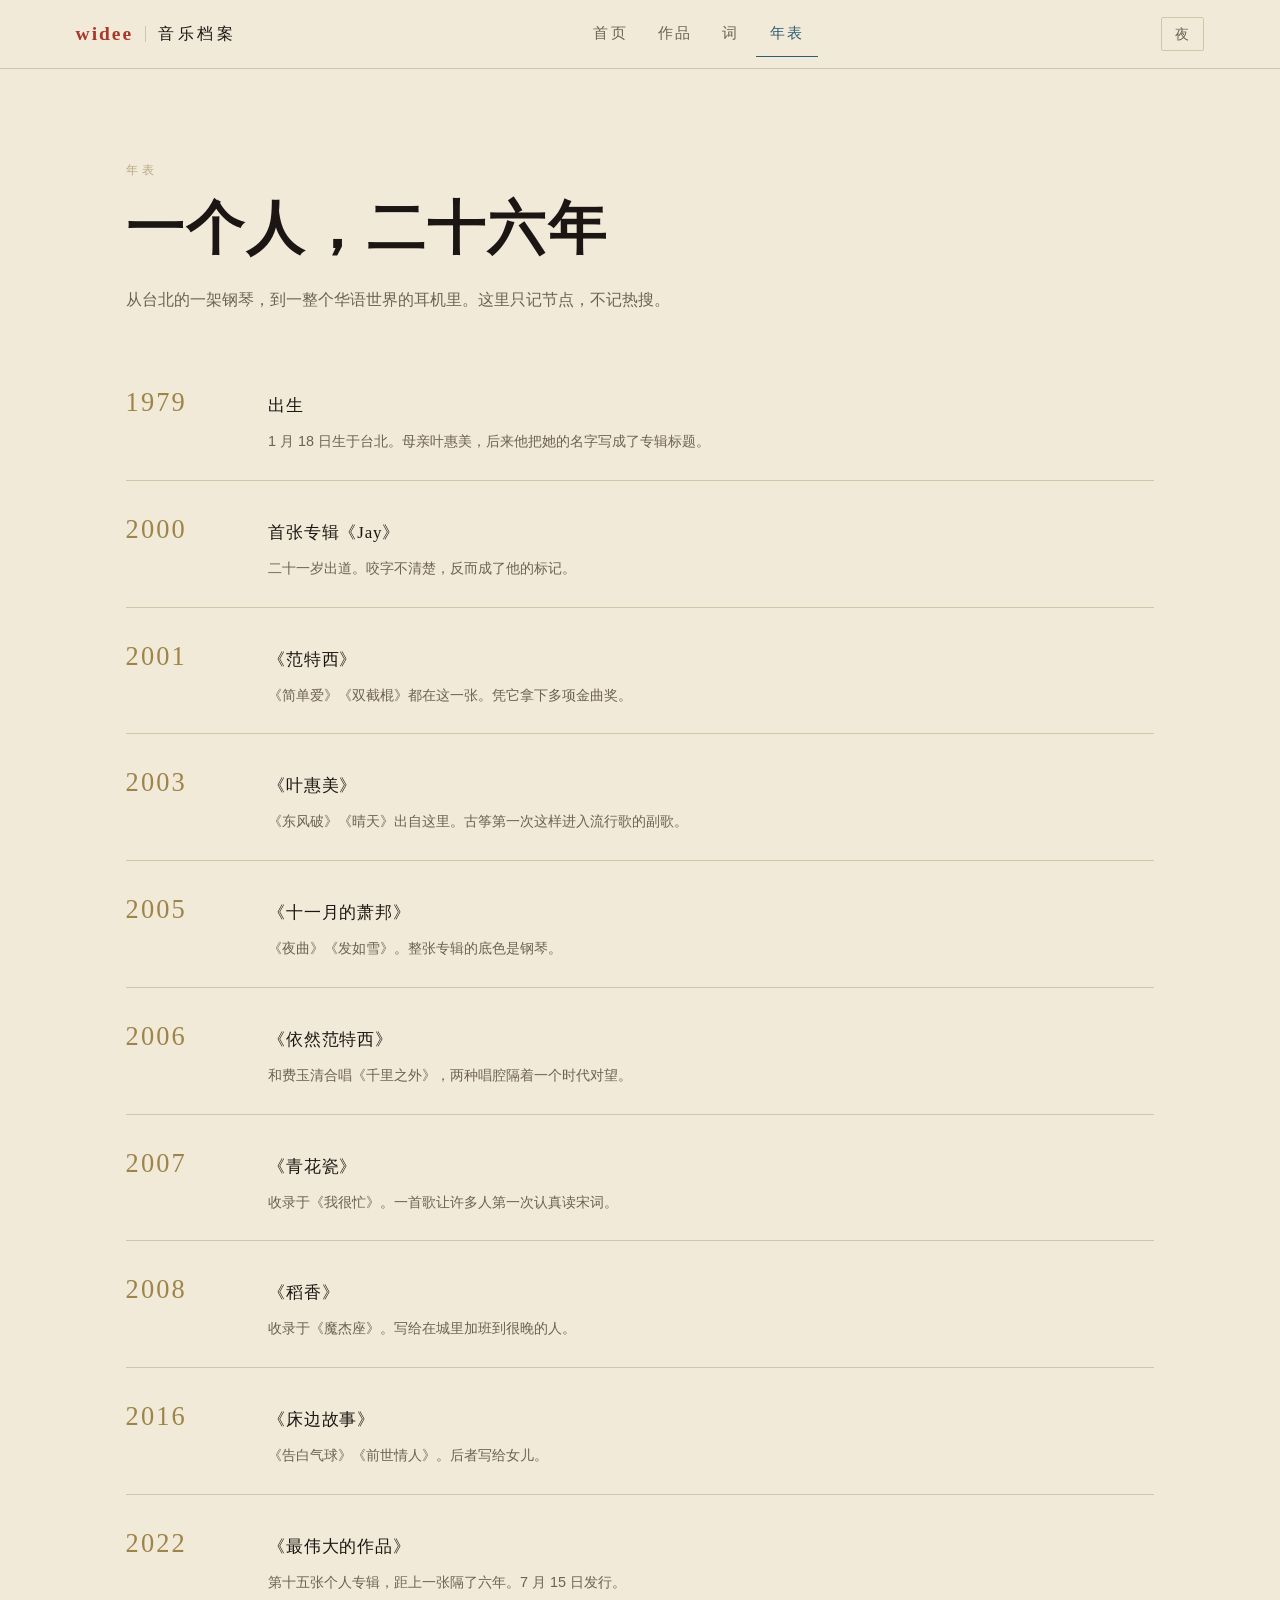
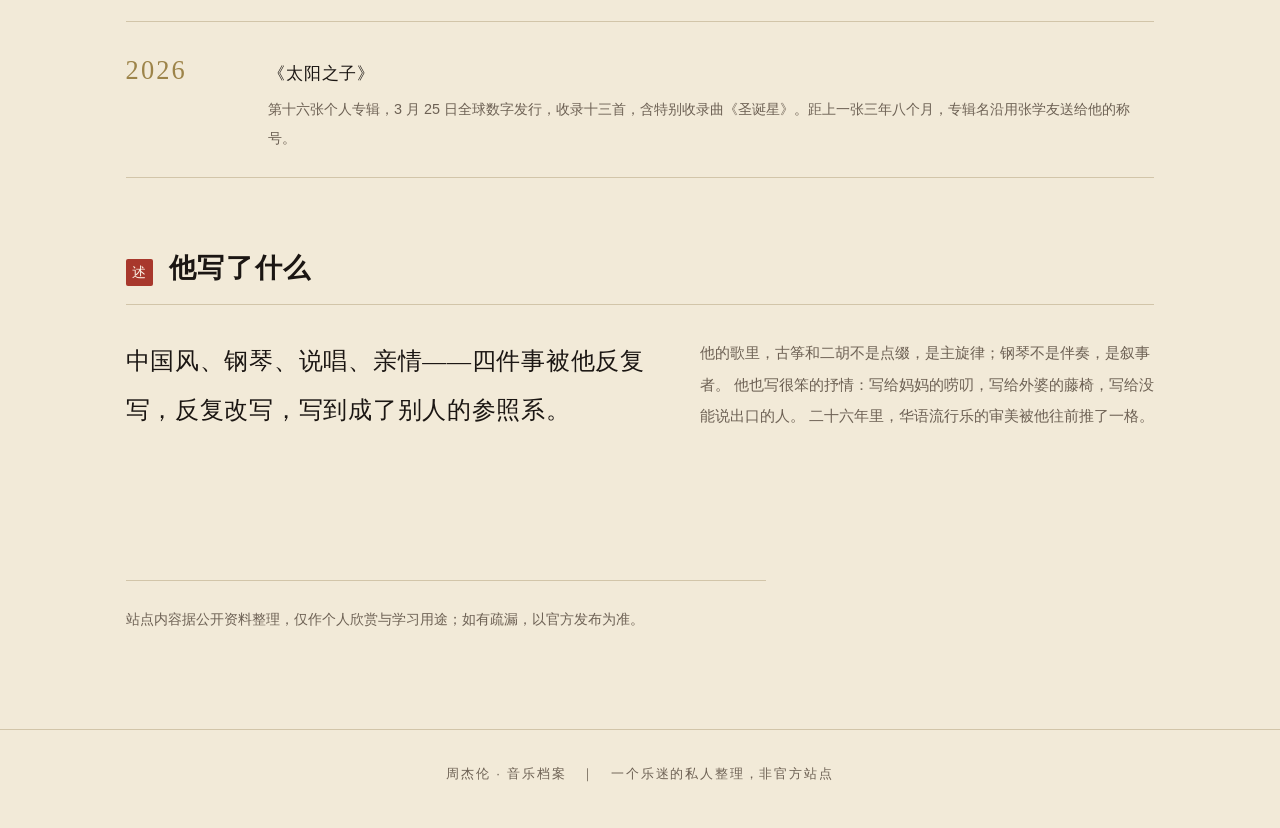
<file: about.html>
<!DOCTYPE html>
<html lang="zh-CN" data-theme="light">
<head>
    <script src="theme.js"></script>
    <meta charset="UTF-8">
    <meta name="viewport" content="width=device-width, initial-scale=1.0">
    <title>年表｜周杰伦 · 音乐档案</title>
    <link rel="stylesheet" href="https://miaoda.feishu.cn/fonts/css2?family=Noto+Serif+SC:wght@400;600;900&family=Noto+Sans+SC:wght@300;400;500&display=swap">
    <link rel="stylesheet" href="style.css">
</head>
<body>
    <header id="site-header"></header>

    <main class="page">
        <div class="page-head">
            <p class="eyebrow">年表</p>
            <h1>一个人，二十六年</h1>
            <p class="page-desc">
                从台北的一架钢琴，到一整个华语世界的耳机里。这里只记节点，不记热搜。
            </p>
        </div>

        <ul class="chrono">
            <li>
                <span class="year">1979</span>
                <span>
                    <span class="what">出生</span>
                    <span class="note">1 月 18 日生于台北。母亲叶惠美，后来他把她的名字写成了专辑标题。</span>
                </span>
            </li>
            <li>
                <span class="year">2000</span>
                <span>
                    <span class="what">首张专辑《Jay》</span>
                    <span class="note">二十一岁出道。咬字不清楚，反而成了他的标记。</span>
                </span>
            </li>
            <li>
                <span class="year">2001</span>
                <span>
                    <span class="what">《范特西》</span>
                    <span class="note">《简单爱》《双截棍》都在这一张。凭它拿下多项金曲奖。</span>
                </span>
            </li>
            <li>
                <span class="year">2003</span>
                <span>
                    <span class="what">《叶惠美》</span>
                    <span class="note">《东风破》《晴天》出自这里。古筝第一次这样进入流行歌的副歌。</span>
                </span>
            </li>
            <li>
                <span class="year">2005</span>
                <span>
                    <span class="what">《十一月的萧邦》</span>
                    <span class="note">《夜曲》《发如雪》。整张专辑的底色是钢琴。</span>
                </span>
            </li>
            <li>
                <span class="year">2006</span>
                <span>
                    <span class="what">《依然范特西》</span>
                    <span class="note">和费玉清合唱《千里之外》，两种唱腔隔着一个时代对望。</span>
                </span>
            </li>
            <li>
                <span class="year">2007</span>
                <span>
                    <span class="what">《青花瓷》</span>
                    <span class="note">收录于《我很忙》。一首歌让许多人第一次认真读宋词。</span>
                </span>
            </li>
            <li>
                <span class="year">2008</span>
                <span>
                    <span class="what">《稻香》</span>
                    <span class="note">收录于《魔杰座》。写给在城里加班到很晚的人。</span>
                </span>
            </li>
            <li>
                <span class="year">2016</span>
                <span>
                    <span class="what">《床边故事》</span>
                    <span class="note">《告白气球》《前世情人》。后者写给女儿。</span>
                </span>
            </li>
            <li>
                <span class="year">2022</span>
                <span>
                    <span class="what">《最伟大的作品》</span>
                    <span class="note">第十五张个人专辑，距上一张隔了六年。7 月 15 日发行。</span>
                </span>
            </li>
            <li>
                <span class="year">2026</span>
                <span>
                    <span class="what">《太阳之子》</span>
                    <span class="note">第十六张个人专辑，3 月 25 日全球数字发行，收录十三首，含特别收录曲《圣诞星》。距上一张三年八个月，专辑名沿用张学友送给他的称号。</span>
                </span>
            </li>
        </ul>

        <section class="section" style="padding-left:0;padding-right:0;">
            <div class="section-head">
                <span class="seal-sm" aria-hidden="true">述</span>
                <h2>他写了什么</h2>
            </div>
            <div class="intro-body">
                <p class="lede">
                    中国风、钢琴、说唱、亲情——四件事被他反复写，反复改写，写到成了别人的参照系。
                </p>
                <p class="note">
                    他的歌里，古筝和二胡不是点缀，是主旋律；钢琴不是伴奏，是叙事者。
                    他也写很笨的抒情：写给妈妈的唠叨，写给外婆的藤椅，写给没能说出口的人。
                    二十六年里，华语流行乐的审美被他往前推了一格。
                </p>
            </div>
        </section>

        <p class="colophon">
            站点内容据公开资料整理，仅作个人欣赏与学习用途；如有疏漏，以官方发布为准。
        </p>
    </main>

    <footer>
        <p>周杰伦 · 音乐档案　｜　一个乐迷的私人整理，非官方站点</p>
    </footer>

    <script src="nav.js"></script>
</body>
</html>
</file>
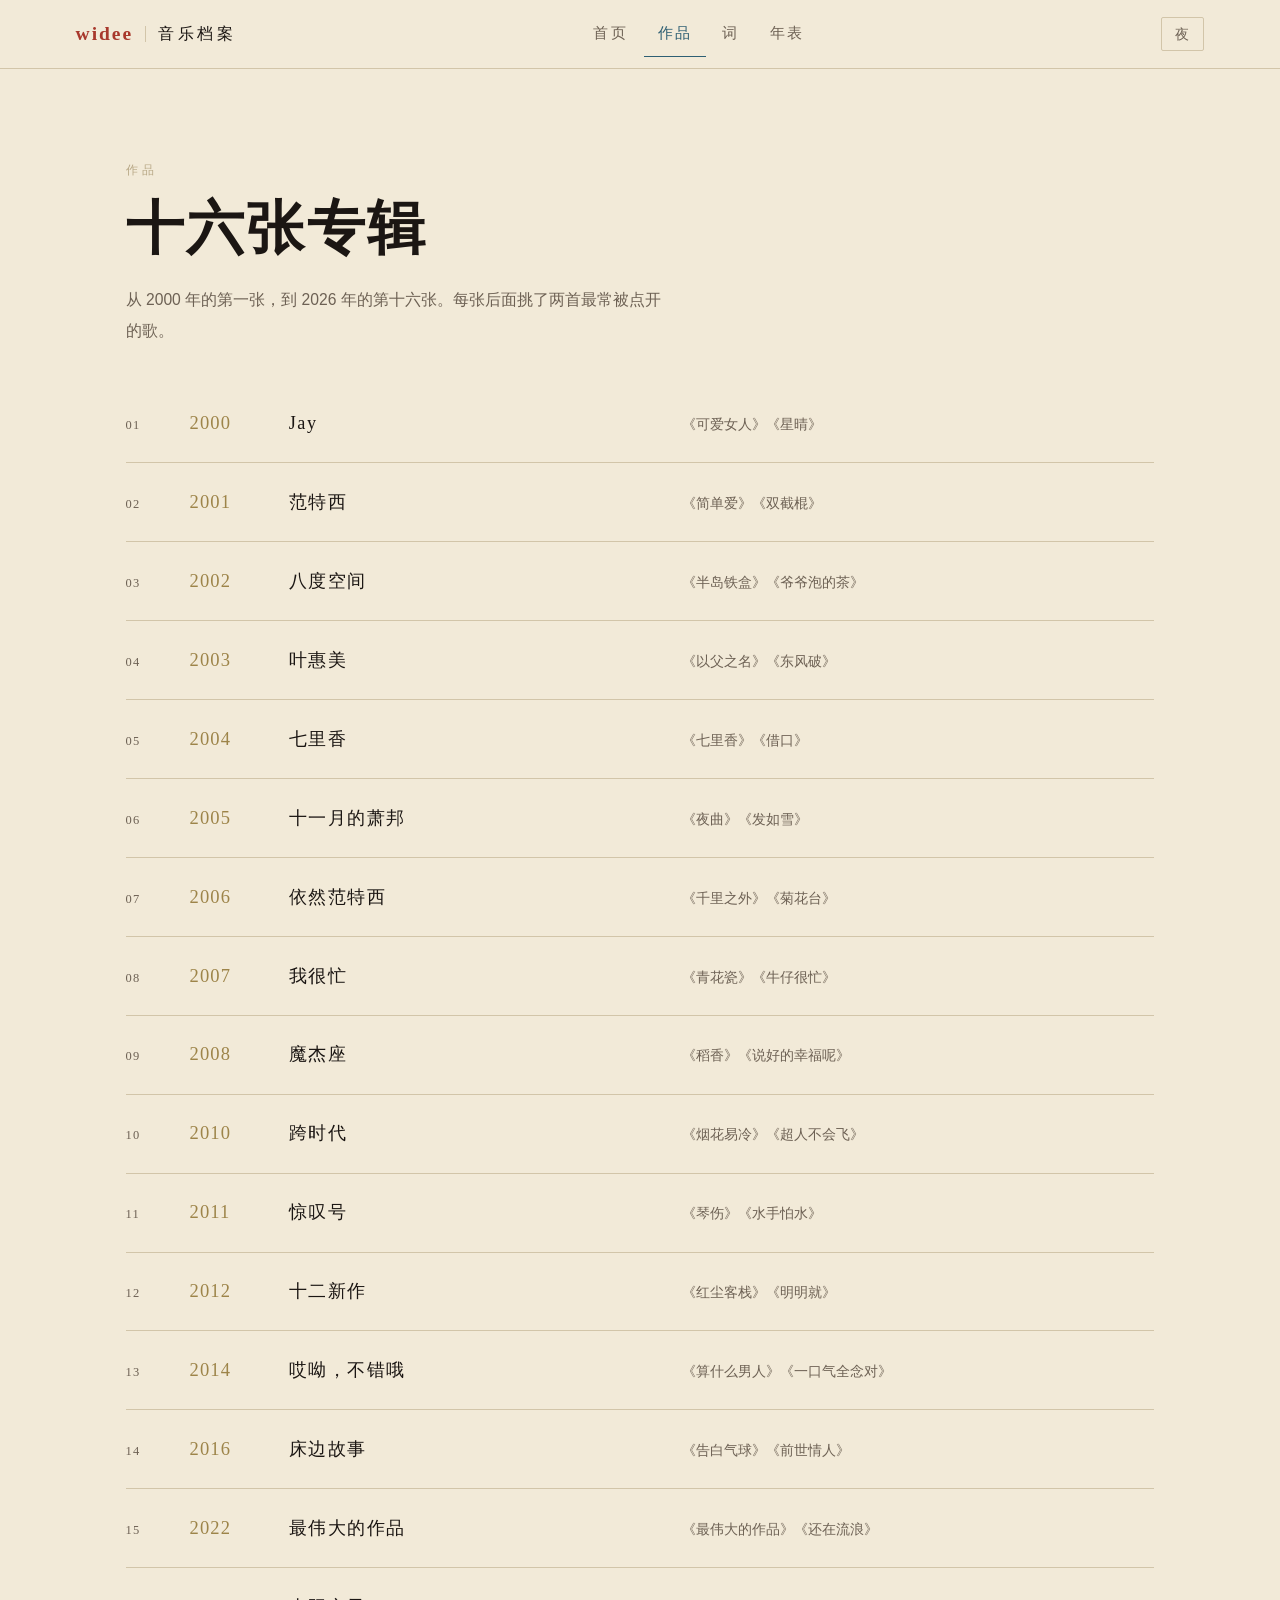
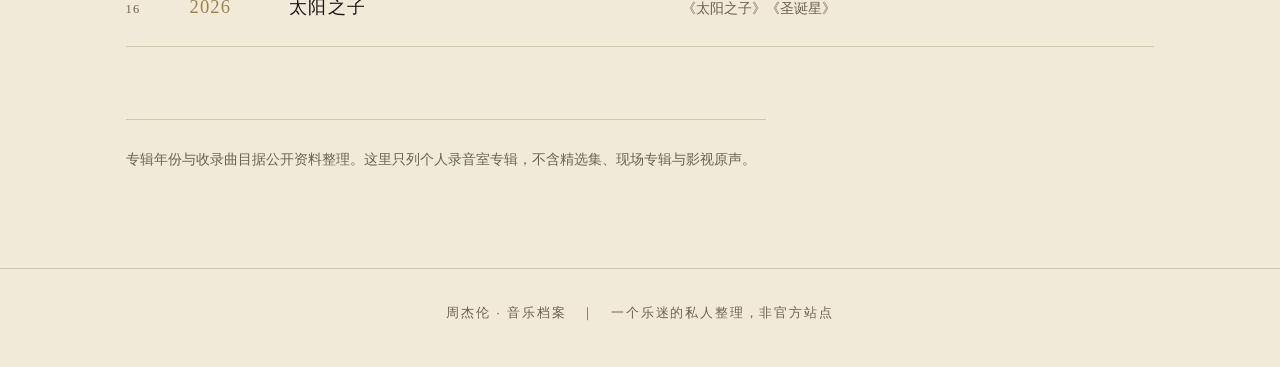
<file: albums.html>
<!DOCTYPE html>
<html lang="zh-CN" data-theme="light">
<head>
    <script src="theme.js"></script>
    <meta charset="UTF-8">
    <meta name="viewport" content="width=device-width, initial-scale=1.0">
    <title>作品｜周杰伦 · 音乐档案</title>
    <link rel="stylesheet" href="https://miaoda.feishu.cn/fonts/css2?family=Noto+Serif+SC:wght@400;600;900&family=Noto+Sans+SC:wght@300;400;500&display=swap">
    <link rel="stylesheet" href="style.css">
</head>
<body>
    <header id="site-header"></header>

    <main class="page">
        <div class="page-head">
            <p class="eyebrow">作品</p>
            <h1>十六张专辑</h1>
            <p class="page-desc">
                从 2000 年的第一张，到 2026 年的第十六张。每张后面挑了两首最常被点开的歌。
            </p>
        </div>

        <ol class="album-list">
            <li class="album">
                <span class="no">01</span>
                <span class="year">2000</span>
                <span class="name">Jay</span>
                <span class="tracks">《可爱女人》《星晴》</span>
            </li>
            <li class="album">
                <span class="no">02</span>
                <span class="year">2001</span>
                <span class="name">范特西</span>
                <span class="tracks">《简单爱》《双截棍》</span>
            </li>
            <li class="album">
                <span class="no">03</span>
                <span class="year">2002</span>
                <span class="name">八度空间</span>
                <span class="tracks">《半岛铁盒》《爷爷泡的茶》</span>
            </li>
            <li class="album">
                <span class="no">04</span>
                <span class="year">2003</span>
                <span class="name">叶惠美</span>
                <span class="tracks">《以父之名》《东风破》</span>
            </li>
            <li class="album">
                <span class="no">05</span>
                <span class="year">2004</span>
                <span class="name">七里香</span>
                <span class="tracks">《七里香》《借口》</span>
            </li>
            <li class="album">
                <span class="no">06</span>
                <span class="year">2005</span>
                <span class="name">十一月的萧邦</span>
                <span class="tracks">《夜曲》《发如雪》</span>
            </li>
            <li class="album">
                <span class="no">07</span>
                <span class="year">2006</span>
                <span class="name">依然范特西</span>
                <span class="tracks">《千里之外》《菊花台》</span>
            </li>
            <li class="album">
                <span class="no">08</span>
                <span class="year">2007</span>
                <span class="name">我很忙</span>
                <span class="tracks">《青花瓷》《牛仔很忙》</span>
            </li>
            <li class="album">
                <span class="no">09</span>
                <span class="year">2008</span>
                <span class="name">魔杰座</span>
                <span class="tracks">《稻香》《说好的幸福呢》</span>
            </li>
            <li class="album">
                <span class="no">10</span>
                <span class="year">2010</span>
                <span class="name">跨时代</span>
                <span class="tracks">《烟花易冷》《超人不会飞》</span>
            </li>
            <li class="album">
                <span class="no">11</span>
                <span class="year">2011</span>
                <span class="name">惊叹号</span>
                <span class="tracks">《琴伤》《水手怕水》</span>
            </li>
            <li class="album">
                <span class="no">12</span>
                <span class="year">2012</span>
                <span class="name">十二新作</span>
                <span class="tracks">《红尘客栈》《明明就》</span>
            </li>
            <li class="album">
                <span class="no">13</span>
                <span class="year">2014</span>
                <span class="name">哎呦，不错哦</span>
                <span class="tracks">《算什么男人》《一口气全念对》</span>
            </li>
            <li class="album">
                <span class="no">14</span>
                <span class="year">2016</span>
                <span class="name">床边故事</span>
                <span class="tracks">《告白气球》《前世情人》</span>
            </li>
            <li class="album">
                <span class="no">15</span>
                <span class="year">2022</span>
                <span class="name">最伟大的作品</span>
                <span class="tracks">《最伟大的作品》《还在流浪》</span>
            </li>
            <li class="album">
                <span class="no">16</span>
                <span class="year">2026</span>
                <span class="name">太阳之子</span>
                <span class="tracks">《太阳之子》《圣诞星》</span>
            </li>
        </ol>

        <p class="colophon">
            专辑年份与收录曲目据公开资料整理。这里只列个人录音室专辑，不含精选集、现场专辑与影视原声。
        </p>
    </main>

    <footer>
        <p>周杰伦 · 音乐档案　｜　一个乐迷的私人整理，非官方站点</p>
    </footer>

    <script src="nav.js"></script>
</body>
</html>
</file>
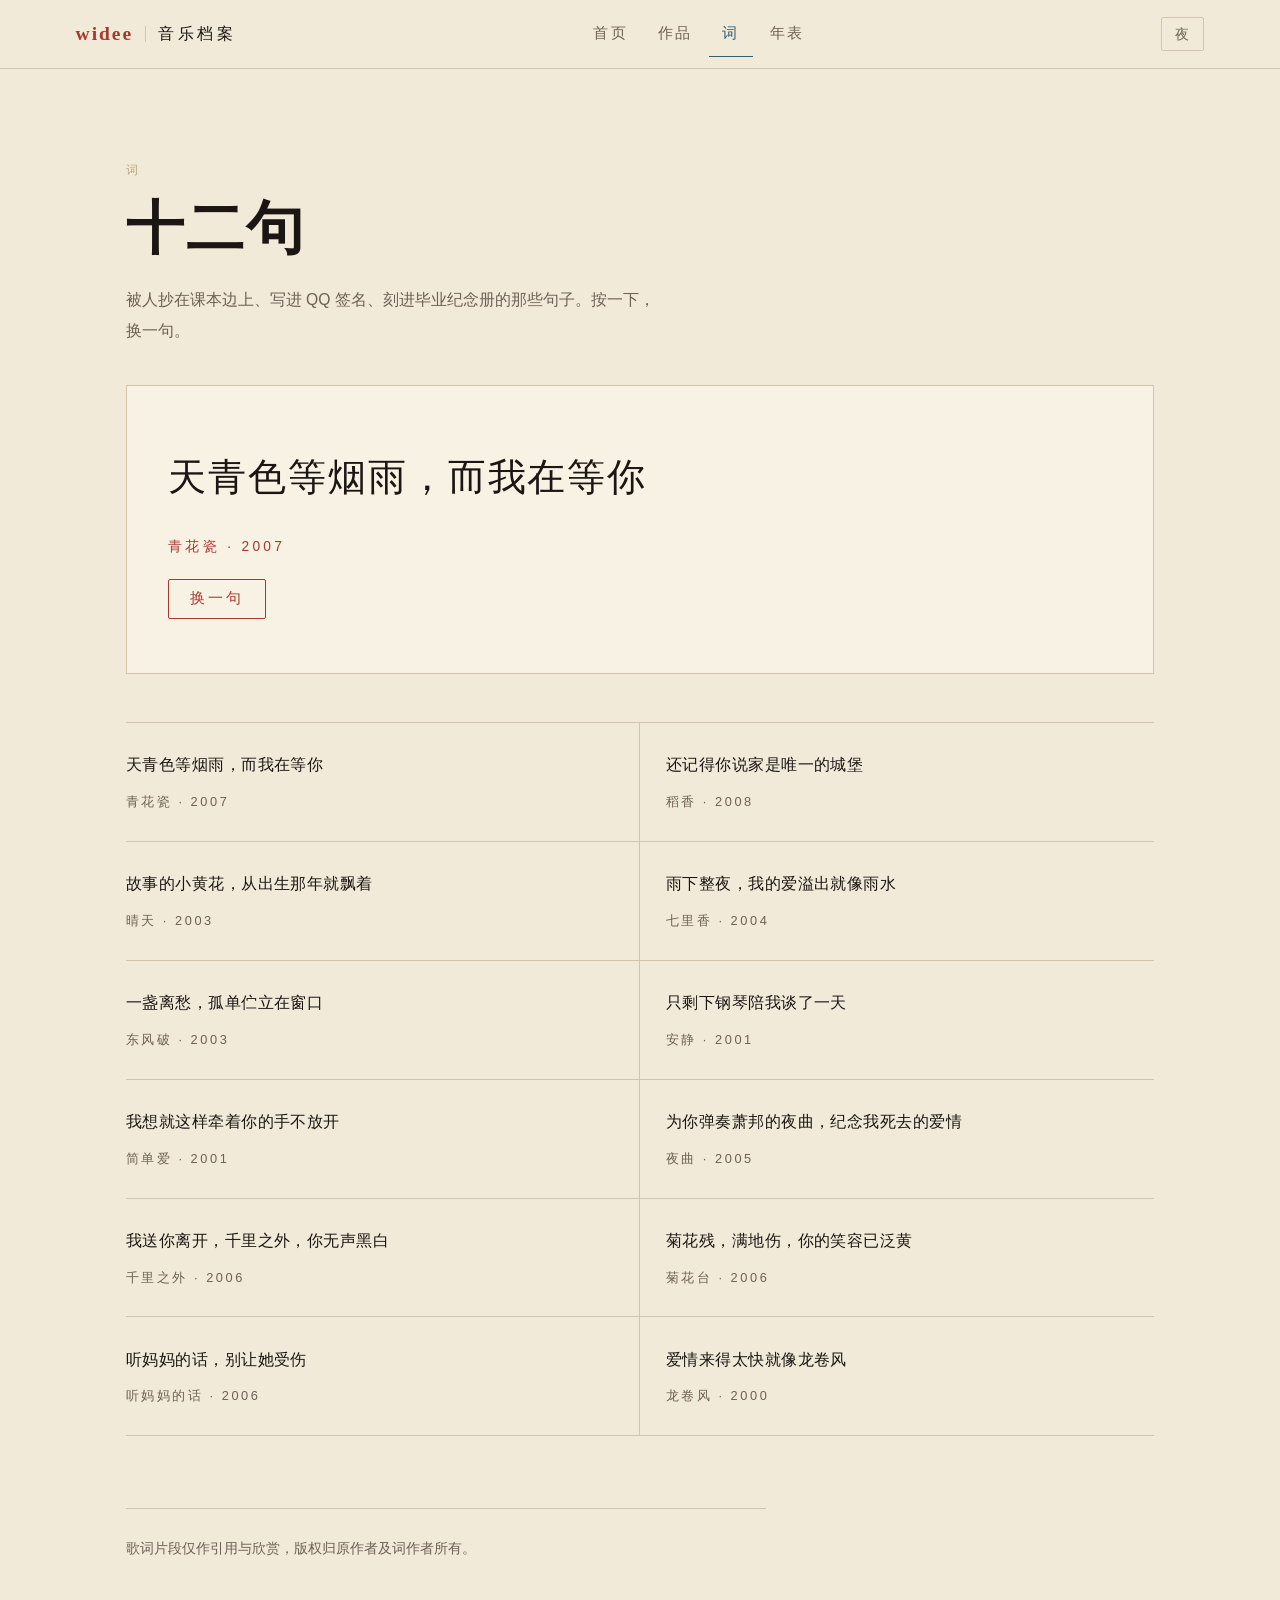
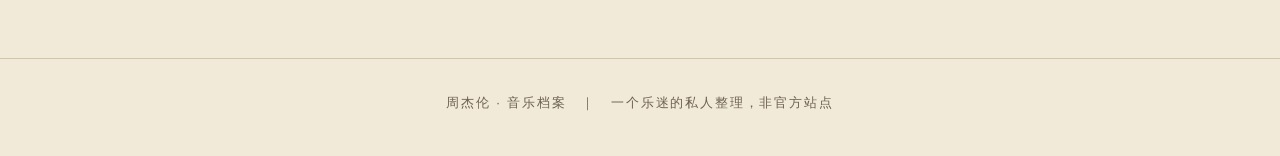
<file: lyrics.html>
<!DOCTYPE html>
<html lang="zh-CN" data-theme="light">
<head>
    <script src="theme.js"></script>
    <meta charset="UTF-8">
    <meta name="viewport" content="width=device-width, initial-scale=1.0">
    <title>词｜周杰伦 · 音乐档案</title>
    <link rel="stylesheet" href="https://miaoda.feishu.cn/fonts/css2?family=Noto+Serif+SC:wght@400;600;900&family=Noto+Sans+SC:wght@300;400;500&display=swap">
    <link rel="stylesheet" href="style.css">
</head>
<body>
    <header id="site-header"></header>

    <main class="page">
        <div class="page-head">
            <p class="eyebrow">词</p>
            <h1>十二句</h1>
            <p class="page-desc">
                被人抄在课本边上、写进 QQ 签名、刻进毕业纪念册的那些句子。按一下，换一句。
            </p>
        </div>

        <section class="quote-stage" aria-live="polite" aria-atomic="true">
            <blockquote class="quote-line" id="random-line">天青色等烟雨，而我在等你</blockquote>
            <p class="quote-source" id="random-source">青花瓷 · 2007</p>
            <button class="btn" type="button" id="randomize">换一句</button>
        </section>

        <section class="line-grid" aria-label="全部歌词">

            <article class="line-item">
                <p>天青色等烟雨，而我在等你</p>
                <span>青花瓷 · 2007</span>
            </article>

            <article class="line-item">
                <p>还记得你说家是唯一的城堡</p>
                <span>稻香 · 2008</span>
            </article>

            <article class="line-item">
                <p>故事的小黄花，从出生那年就飘着</p>
                <span>晴天 · 2003</span>
            </article>

            <article class="line-item">
                <p>雨下整夜，我的爱溢出就像雨水</p>
                <span>七里香 · 2004</span>
            </article>

            <article class="line-item">
                <p>一盏离愁，孤单伫立在窗口</p>
                <span>东风破 · 2003</span>
            </article>

            <article class="line-item">
                <p>只剩下钢琴陪我谈了一天</p>
                <span>安静 · 2001</span>
            </article>

            <article class="line-item">
                <p>我想就这样牵着你的手不放开</p>
                <span>简单爱 · 2001</span>
            </article>

            <article class="line-item">
                <p>为你弹奏萧邦的夜曲，纪念我死去的爱情</p>
                <span>夜曲 · 2005</span>
            </article>

            <article class="line-item">
                <p>我送你离开，千里之外，你无声黑白</p>
                <span>千里之外 · 2006</span>
            </article>

            <article class="line-item">
                <p>菊花残，满地伤，你的笑容已泛黄</p>
                <span>菊花台 · 2006</span>
            </article>

            <article class="line-item">
                <p>听妈妈的话，别让她受伤</p>
                <span>听妈妈的话 · 2006</span>
            </article>

            <article class="line-item">
                <p>爱情来得太快就像龙卷风</p>
                <span>龙卷风 · 2000</span>
            </article>

        </section>

        <p class="colophon">
            歌词片段仅作引用与欣赏，版权归原作者及词作者所有。
        </p>
    </main>

    <footer>
        <p>周杰伦 · 音乐档案　｜　一个乐迷的私人整理，非官方站点</p>
    </footer>

    <script src="nav.js"></script>
    <script src="lyrics.js"></script>
</body>
</html>
</file>
<file: style.css>
/* ============================================================
   周杰伦 · 音乐档案
   配色取自青花釉、宣纸、朱砂印与烫金；以发丝线分隔，不用卡片堆叠。
   ============================================================ */

* {
    box-sizing: border-box;
}

:root {
    color-scheme: light;
    --bg: #f2ead8;
    --bg-deep: #e8ddc5;
    --surface: #f8f2e4;
    --text: #1b1613;
    --muted: #6d6154;
    --line: #d2c5a9;
    --accent: #2e5f73;
    --seal: #a8382c;
    --gold: #9d8449;
    --night: #100e0d;
    --serif: "Noto Serif SC", Georgia, "Songti SC", serif;
    --sans: "Noto Sans SC", "PingFang SC", "Microsoft YaHei", sans-serif;
}

:root[data-theme="dark"] {
    color-scheme: dark;
    --bg: #12100f;
    --bg-deep: #0b0908;
    --surface: #191513;
    --text: #ece1cd;
    --muted: #9c8e7b;
    --line: #38302a;
    --accent: #83b3c6;
    --seal: #cf574a;
    --gold: #c2a36a;
}

html {
    -webkit-text-size-adjust: 100%;
}

body {
    margin: 0;
    background: var(--bg);
    color: var(--text);
    font-family: var(--sans);
    font-weight: 400;
    line-height: 1.85;
    transition: background-color 0.3s ease, color 0.3s ease;
}

h1,
h2,
h3 {
    font-family: var(--serif);
    font-weight: 600;
    line-height: 1.35;
}

p {
    margin: 0;
}

a {
    color: var(--accent);
    text-decoration: none;
}

:focus-visible {
    outline: 2px solid var(--seal);
    outline-offset: 3px;
}

/* ===== 顶部导航 ===== */

header {
    position: sticky;
    top: 0;
    z-index: 20;
    background: var(--bg);
    border-bottom: 1px solid var(--line);
}

.site-nav {
    max-width: 1180px;
    margin: 0 auto;
    padding: 0 1.6rem;
    min-height: 4.25rem;
    display: flex;
    align-items: center;
    justify-content: space-between;
    gap: 1.5rem;
    flex-wrap: wrap;
}

.brand {
    display: inline-flex;
    align-items: center;
    gap: 0.75rem;
    color: var(--text);
}

.brand-word {
    font-family: var(--serif);
    font-size: 1.22rem;
    font-weight: 600;
    letter-spacing: 0.1em;
    color: var(--seal);
    line-height: 1;
}

.brand-divider {
    width: 1px;
    height: 1.05rem;
    background: var(--line);
}

.brand-name {
    font-family: var(--serif);
    font-size: 1.02rem;
    letter-spacing: 0.22em;
}

.nav-links {
    display: flex;
    align-items: center;
    gap: 0.2rem;
    margin: 0;
    padding: 0;
    list-style: none;
}

.nav-links a {
    display: inline-block;
    padding: 0.55rem 0.85rem;
    color: var(--muted);
    font-size: 0.92rem;
    letter-spacing: 0.14em;
    border-bottom: 1px solid transparent;
    transition: color 0.2s ease, border-color 0.2s ease;
}

.nav-links a:hover,
.nav-links a[aria-current="page"] {
    color: var(--accent);
    border-bottom-color: var(--accent);
}

.theme-toggle {
    border: 1px solid var(--line);
    border-radius: 2px;
    background: transparent;
    color: var(--muted);
    font-family: var(--serif);
    font-size: 0.9rem;
    letter-spacing: 0.12em;
    padding: 0.42rem 0.8rem;
    min-width: 2.6rem;
    cursor: pointer;
    transition: color 0.2s ease, border-color 0.2s ease;
}

.theme-toggle:hover {
    color: var(--seal);
    border-color: var(--seal);
}

/* ===== 首屏 ===== */

.hero {
    position: relative;
    display: grid;
    grid-template-columns: minmax(300px, 1fr) minmax(260px, 0.82fr);
    min-height: min(84vh, 760px);
    background: var(--night);
    color: #efe6d6;
    overflow: hidden;
}

.hero-text {
    position: relative;
    z-index: 2;
    display: flex;
    flex-direction: column;
    justify-content: center;
    gap: 1.6rem;
    padding: 4rem 2rem 4rem clamp(1.6rem, 5vw, 4.5rem);
}

.eyebrow {
    font-size: 0.78rem;
    letter-spacing: 0.34em;
    color: #b8a886;
    text-transform: uppercase;
}

.title-row {
    display: flex;
    align-items: flex-start;
    gap: clamp(1rem, 3vw, 2.4rem);
}

.vertical-title {
    writing-mode: vertical-rl;
    text-orientation: upright;
    font-family: var(--serif);
    font-weight: 900;
    font-size: clamp(2.6rem, 6.4vw, 5rem);
    line-height: 1.05;
    letter-spacing: 0.16em;
    margin: 0;
    color: #f6eee0;
}

.vertical-en {
    writing-mode: vertical-rl;
    font-family: var(--serif);
    font-size: 0.76rem;
    letter-spacing: 0.42em;
    color: #9d8f76;
    padding-top: 0.4rem;
}

.hero-line {
    font-family: var(--serif);
    font-size: 1.02rem;
    line-height: 2;
    letter-spacing: 0.08em;
    color: #cdbfa6;
    max-width: 26rem;
}

.hero-word {
    font-family: var(--serif);
    font-size: 0.92rem;
    font-weight: 600;
    letter-spacing: 0.3em;
    line-height: 1;
    color: #c4675c;
}

.hero-photo {
    position: relative;
    min-height: 320px;
}

.hero-photo img {
    position: absolute;
    inset: 0;
    width: 100%;
    height: 100%;
    object-fit: cover;
    object-position: 48% 40%;
    filter: saturate(0.88) contrast(1.04);
}

.hero-photo::after {
    content: "";
    position: absolute;
    inset: 0;
    background: linear-gradient(
        90deg,
        var(--night) 0%,
        rgba(16, 14, 13, 0.72) 18%,
        rgba(16, 14, 13, 0.18) 52%,
        rgba(16, 14, 13, 0.05) 100%
    );
}

/* 唱片纹装饰环 */
.groove {
    position: absolute;
    right: -14rem;
    bottom: -18rem;
    width: 42rem;
    height: 42rem;
    border-radius: 50%;
    background: repeating-radial-gradient(
        circle at center,
        rgba(239, 230, 214, 0.07) 0 1px,
        transparent 1px 6px
    );
    pointer-events: none;
    z-index: 1;
}

/* ===== 通用区块 ===== */

.page {
    max-width: 1080px;
    margin: 0 auto;
    padding: clamp(3rem, 7vw, 6rem) 1.6rem clamp(3.5rem, 8vw, 6rem);
}

.section {
    max-width: 1080px;
    margin: 0 auto;
    padding: clamp(2.6rem, 6vw, 4.5rem) 1.6rem;
}

.section-head {
    display: flex;
    align-items: baseline;
    gap: 1rem;
    padding-bottom: 1.1rem;
    border-bottom: 1px solid var(--line);
    margin-bottom: 2rem;
}

.seal-sm {
    display: inline-grid;
    place-items: center;
    flex: none;
    width: 1.7rem;
    height: 1.7rem;
    border-radius: 2px;
    background: var(--seal);
    color: #fbf3e6;
    font-family: var(--serif);
    font-size: 0.86rem;
    line-height: 1;
}

.section-head h2 {
    margin: 0;
    font-size: clamp(1.3rem, 2.6vw, 1.7rem);
    letter-spacing: 0.06em;
}

.page-head h1 {
    margin: 0.5rem 0 0;
    font-size: clamp(2.1rem, 5.4vw, 3.6rem);
    letter-spacing: 0.04em;
    font-weight: 900;
}

.page-desc {
    margin-top: 1.1rem;
    max-width: 34rem;
    color: var(--muted);
    font-size: 0.98rem;
    line-height: 1.95;
}

/* ===== 首页：导语 ===== */

.intro-body {
    display: grid;
    grid-template-columns: minmax(0, 1.15fr) minmax(0, 1fr);
    gap: clamp(1.6rem, 4vw, 3.4rem);
}

.lede {
    font-family: var(--serif);
    font-size: clamp(1.18rem, 2.2vw, 1.5rem);
    line-height: 2.05;
    letter-spacing: 0.03em;
    color: var(--text);
}

.intro-body .note {
    font-size: 0.96rem;
    line-height: 2.05;
    color: var(--muted);
}

/* ===== 首页：三个入口 ===== */

.doors {
    display: grid;
    grid-template-columns: repeat(3, 1fr);
    max-width: 1080px;
    margin: 1rem auto 0;
    padding: 0 1.6rem;
    border-top: 1px solid var(--line);
    border-bottom: 1px solid var(--line);
}

.door {
    display: flex;
    flex-direction: column;
    gap: 0.6rem;
    padding: 2.4rem 1.4rem 2.2rem;
    border-right: 1px solid var(--line);
    color: var(--text);
    transition: background-color 0.25s ease;
}

.door:last-child {
    border-right: none;
}

.door:hover {
    background: var(--surface);
}

.door-num {
    font-family: var(--serif);
    font-size: 1.5rem;
    color: var(--gold);
    letter-spacing: 0.1em;
    line-height: 1;
}

.door-name {
    font-family: var(--serif);
    font-size: 1.28rem;
    letter-spacing: 0.16em;
}

.door-desc {
    font-size: 0.88rem;
    color: var(--muted);
    line-height: 1.8;
}

/* ===== 作品页：专辑目录 ===== */

.album-list {
    margin: 2.4rem 0 0;
    padding: 0;
    list-style: none;
}

.album {
    display: grid;
    grid-template-columns: 3rem 5.2rem minmax(0, 1fr) minmax(0, 1.25fr);
    align-items: baseline;
    gap: 1rem;
    padding: 1.35rem 0;
    border-bottom: 1px solid var(--line);
    transition: background-color 0.25s ease;
}

.album:hover {
    background: var(--surface);
}

.album .no {
    font-family: var(--serif);
    font-size: 0.78rem;
    color: var(--muted);
    letter-spacing: 0.1em;
}

.album .year {
    font-family: var(--serif);
    font-size: 1.16rem;
    color: var(--gold);
    letter-spacing: 0.06em;
}

.album .name {
    font-family: var(--serif);
    font-size: 1.14rem;
    letter-spacing: 0.08em;
    color: var(--text);
}

.album .tracks {
    font-size: 0.88rem;
    color: var(--muted);
    line-height: 1.7;
}

/* ===== 词页 ===== */

.quote-stage {
    margin-top: 2.4rem;
    padding: clamp(2rem, 5vw, 3.4rem) clamp(1.2rem, 4vw, 2.6rem);
    border: 1px solid var(--line);
    background: var(--surface);
    display: flex;
    flex-direction: column;
    gap: 1.2rem;
    align-items: flex-start;
}

.quote-line {
    font-family: var(--serif);
    font-size: clamp(1.5rem, 3.6vw, 2.4rem);
    line-height: 1.95;
    letter-spacing: 0.05em;
    margin: 0;
    color: var(--text);
}

.quote-source {
    font-size: 0.86rem;
    letter-spacing: 0.24em;
    color: var(--seal);
    margin: 0;
}

.btn {
    border: 1px solid var(--seal);
    border-radius: 2px;
    background: transparent;
    color: var(--seal);
    font-family: var(--serif);
    font-size: 0.94rem;
    letter-spacing: 0.2em;
    padding: 0.6rem 1.3rem;
    cursor: pointer;
    transition: background-color 0.2s ease, color 0.2s ease;
}

.btn:hover,
.btn:focus-visible {
    background: var(--seal);
    color: #ffffff;
    font-weight: 600;
}

.line-grid {
    margin-top: 3rem;
    display: grid;
    grid-template-columns: repeat(2, minmax(0, 1fr));
    gap: 0;
    border-top: 1px solid var(--line);
}

.line-item {
    padding: 1.7rem 1.2rem 1.7rem 0;
    border-bottom: 1px solid var(--line);
    display: flex;
    flex-direction: column;
    gap: 0.55rem;
}

.line-item:nth-child(odd) {
    border-right: 1px solid var(--line);
    padding-right: 1.6rem;
}

.line-item:nth-child(even) {
    padding-left: 1.6rem;
}

.line-item p {
    font-family: var(--serif);
    font-size: 1.02rem;
    line-height: 1.9;
    letter-spacing: 0.03em;
}

.line-item span {
    font-size: 0.8rem;
    letter-spacing: 0.2em;
    color: var(--muted);
}

/* ===== 年表页 ===== */

.chrono {
    margin: 2.4rem 0 0;
    padding: 0;
    list-style: none;
}

.chrono li {
    display: grid;
    grid-template-columns: 6.5rem minmax(0, 1fr);
    gap: clamp(1rem, 3vw, 2.4rem);
    padding: 1.5rem 0;
    border-bottom: 1px solid var(--line);
    align-items: baseline;
}

.chrono .year {
    font-family: var(--serif);
    font-size: clamp(1.3rem, 2.4vw, 1.65rem);
    color: var(--gold);
    letter-spacing: 0.08em;
}

.chrono .what {
    display: block;
    font-family: var(--serif);
    font-size: 1.06rem;
    letter-spacing: 0.05em;
    margin-bottom: 0.3rem;
}

.chrono .note {
    font-size: 0.9rem;
    color: var(--muted);
    line-height: 1.8;
}

/* ===== 关于本站的小段 ===== */

.colophon {
    margin-top: clamp(3rem, 6vw, 4.5rem);
    padding-top: 1.6rem;
    border-top: 1px solid var(--line);
    color: var(--muted);
    font-size: 0.88rem;
    line-height: 1.9;
    max-width: 40rem;
}

/* ===== 页脚 ===== */

footer {
    border-top: 1px solid var(--line);
    padding: 2rem 1.6rem 2.6rem;
    text-align: center;
    color: var(--muted);
    font-size: 0.82rem;
    letter-spacing: 0.14em;
}

/* ===== 入场动效 ===== */

@media (prefers-reduced-motion: no-preference) {
    .hero-text > * {
        animation: rise 0.7s cubic-bezier(0.22, 0.61, 0.36, 1) both;
    }

    .hero-text > *:nth-child(2) {
        animation-delay: 0.08s;
    }

    .hero-text > *:nth-child(3) {
        animation-delay: 0.16s;
    }

    .hero-text > *:nth-child(4) {
        animation-delay: 0.24s;
    }
}

@keyframes rise {
    from {
        opacity: 0;
        transform: translateY(14px);
    }
    to {
        opacity: 1;
        transform: none;
    }
}

/* ===== 响应式 ===== */

@media (max-width: 900px) {
    .hero {
        grid-template-columns: 1fr;
        min-height: 0;
    }

    .hero-photo {
        height: 46vh;
        min-height: 280px;
        order: -1;
    }

    .hero-photo::after {
        background: linear-gradient(
            180deg,
            rgba(16, 14, 13, 0.1) 0%,
            rgba(16, 14, 13, 0.55) 62%,
            var(--night) 100%
        );
    }

    .hero-text {
        padding: 1.4rem 1.4rem 3rem;
        gap: 1.2rem;
    }

    .intro-body {
        grid-template-columns: 1fr;
    }

    .doors {
        grid-template-columns: 1fr;
    }

    .door {
        border-right: none;
        border-bottom: 1px solid var(--line);
        padding: 1.6rem 0.4rem;
    }

    .door:last-child {
        border-bottom: none;
    }

    .album {
        grid-template-columns: 2.4rem 4rem minmax(0, 1fr);
        row-gap: 0.4rem;
    }

    .album .tracks {
        grid-column: 3 / -1;
    }

    .line-grid {
        grid-template-columns: 1fr;
    }

    .line-item:nth-child(odd) {
        border-right: none;
        padding-right: 0;
    }

    .line-item:nth-child(even) {
        padding-left: 0;
    }

    .chrono li {
        grid-template-columns: 4.6rem minmax(0, 1fr);
        gap: 1rem;
    }
}

@media (max-width: 640px) {
    .site-nav {
        justify-content: center;
        padding: 0.7rem 1rem;
        gap: 0.6rem;
    }

    .nav-links a {
        padding: 0.5rem 0.6rem;
        font-size: 0.86rem;
    }

    .vertical-title {
        font-size: clamp(2.4rem, 11vw, 3.4rem);
    }

    .vertical-en {
        display: none;
    }
}
</file>
